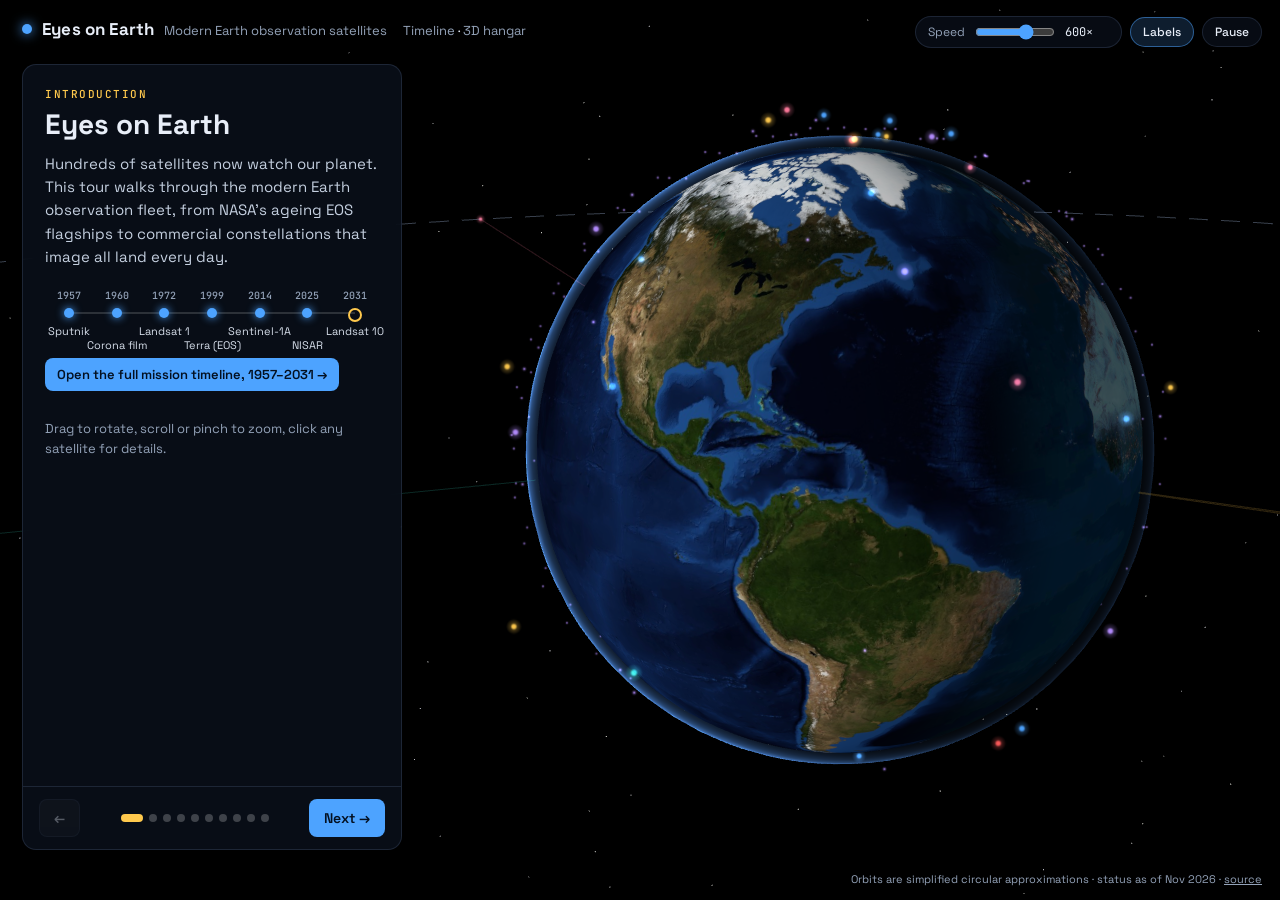
<file: index.html>
<!doctype html>
<html lang="en">
<head>
  <meta charset="utf-8" />
  <meta name="viewport" content="width=device-width, initial-scale=1" />
  <title>Eyes on Earth</title>
  <meta name="description" content="A 3D, step-by-step interactive infographic of modern Earth observation satellites: orbits, NASA EOS, Landsat, Copernicus Sentinels, weather and commercial constellations." />
  <link rel="preconnect" href="https://fonts.googleapis.com" />
  <link rel="preconnect" href="https://fonts.gstatic.com" crossorigin />
  <link href="https://fonts.googleapis.com/css2?family=Space+Grotesk:wght@400;500;600;700&family=JetBrains+Mono:wght@400;500&display=swap" rel="stylesheet" />
  <link rel="stylesheet" href="css/style.css" />
  <script type="importmap">
    { "imports": { "three": "./vendor/three.module.min.js" } }
  </script>
</head>
<body>
  <div id="scene" aria-label="3D globe with satellite orbits"></div>
  <div id="labels" aria-hidden="true"></div>

  <header class="brand">
    <span class="brand-mark" aria-hidden="true"></span>
    <span class="brand-name">Eyes on Earth</span>
    <span class="brand-sub">Modern Earth observation satellites</span>
    <nav class="brand-nav"><a href="timeline.html">Timeline</a> · <a href="spacecraft.html#lineage">3D hangar</a></nav>
  </header>

  <aside id="panel" class="panel" aria-live="polite">
    <div class="panel-inner">
      <div class="kicker" id="kicker"></div>
      <h1 id="title"></h1>
      <p id="body"></p>
      <div id="extra"></div>
      <div id="list" class="sat-list"></div>
      <p id="hint" class="hint"></p>
    </div>
    <nav class="stepper" aria-label="Story steps">
      <button id="prev" class="nav-btn" aria-label="Previous step">&larr;</button>
      <div id="dots" class="dots"></div>
      <button id="next" class="nav-btn primary" aria-label="Next step">Next &rarr;</button>
    </nav>
  </aside>

  <div class="controls">
    <label class="speed" title="Simulation speed">
      <span>Speed</span>
      <input id="speed" type="range" min="0" max="3" step="1" value="2" />
      <output id="speedOut">600×</output>
    </label>
    <button id="labelsToggle" class="chip on" aria-pressed="true">Labels</button>
    <button id="pause" class="chip" aria-pressed="false">Pause</button>
  </div>

  <div id="card" class="card" role="dialog" aria-modal="false" hidden>
    <button class="card-close" id="cardClose" aria-label="Close">&times;</button>
    <div class="card-agency" id="cardAgency"></div>
    <h2 id="cardName"></h2>
    <p id="cardText"></p>
    <dl>
      <dt>Launched</dt><dd id="cardLaunch"></dd>
      <dt>Orbit</dt><dd id="cardOrbit"></dd>
      <dt>Sensors</dt><dd id="cardSensors"></dd>
      <dt>Status</dt><dd id="cardStatus"></dd>
    </dl>
    <a id="cardModel" class="card-link" hidden>View in 3D &rarr;</a>
    <a id="cardEsa" class="card-link ext" target="_blank" rel="noopener" hidden></a>
    <details id="cardInstWrap" class="inst-wrap" open><summary>Instruments &amp; resolutions</summary><div id="cardInst"></div></details>
  </div>

  <div id="loading" class="loading">Loading Earth…</div>
  <footer class="note">Orbits are simplified circular approximations · status as of Nov 2026 · <a href="https://github.com/ShaneM73/satellites" target="_blank" rel="noopener">source</a></footer>

  <script type="module" src="js/app.js"></script>
</body>
</html>
</file>
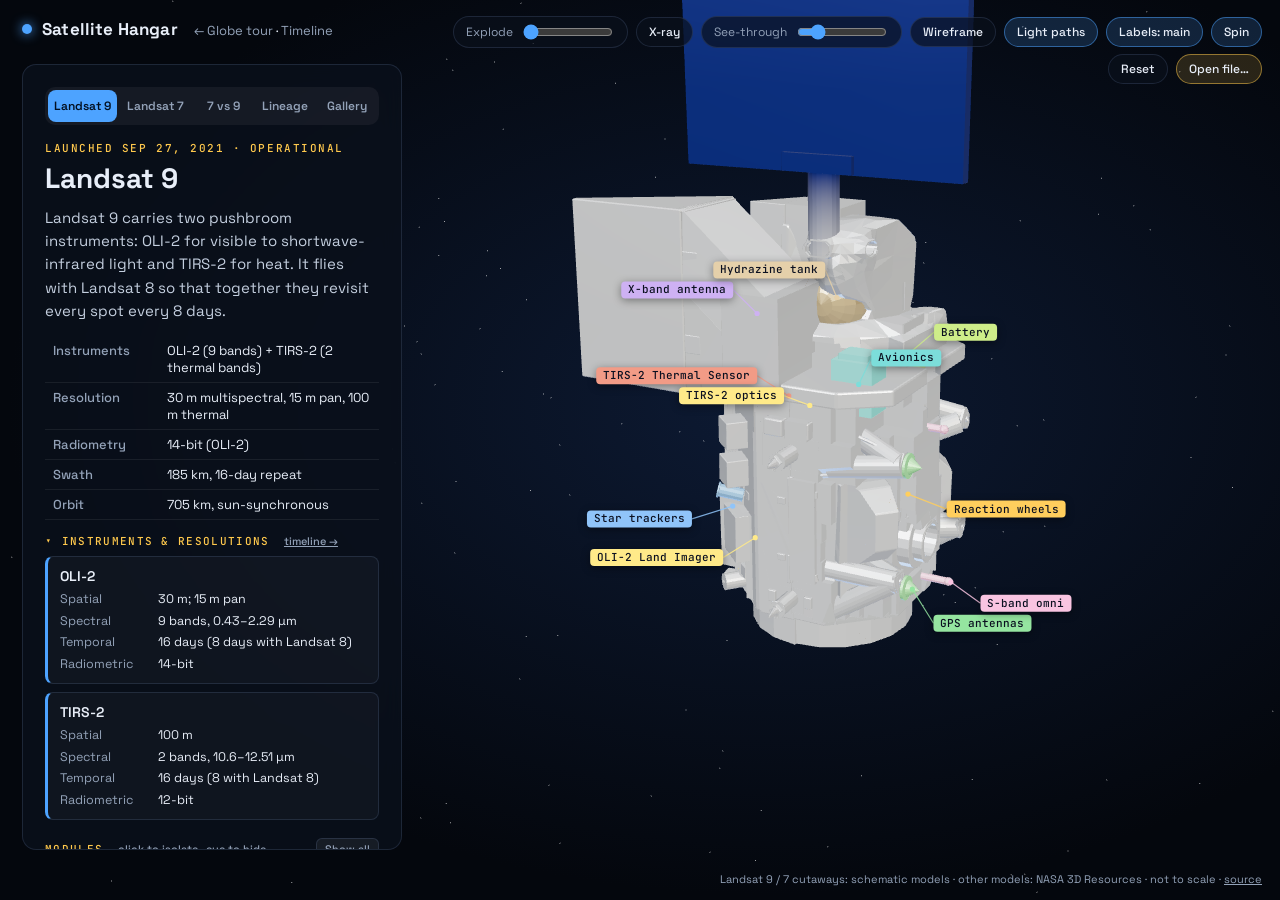
<file: spacecraft.html>
<!doctype html>
<html lang="en">
<head>
  <meta charset="utf-8" />
  <meta name="viewport" content="width=device-width, initial-scale=1" />
  <title>Satellite Hangar</title>
  <meta name="description" content="Inspect 3D satellite models: see internal structure with X-ray and transparency, isolate and label modules, explode the spacecraft, and open your own .glb or .stl files." />
  <link rel="preconnect" href="https://fonts.googleapis.com" />
  <link rel="preconnect" href="https://fonts.gstatic.com" crossorigin />
  <link href="https://fonts.googleapis.com/css2?family=Space+Grotesk:wght@400;500;600;700&family=JetBrains+Mono:wght@400;500&display=swap" rel="stylesheet" />
  <link rel="stylesheet" href="css/style.css" />
  <link rel="stylesheet" href="css/spacecraft.css" />
  <script type="importmap">
    { "imports": { "three": "./vendor/three.module.min.js" } }
  </script>
</head>
<body class="craft">
  <div id="scene" aria-label="3D model of a Landsat satellite"></div>
  <svg id="leaders" aria-hidden="true"></svg>
  <div id="labels" aria-hidden="true"></div>
  <div id="hoverTip" class="hover-tip" aria-hidden="true"></div>
  <div class="drop-hint" aria-hidden="true"><div>Drop .glb, .gltf or .stl files to inspect them</div></div>

  <header class="brand">
    <span class="brand-mark" aria-hidden="true"></span>
    <span class="brand-name">Satellite Hangar</span>
    <nav class="brand-nav"><a href="index.html#step=3">&larr; Globe tour</a> · <a href="timeline.html">Timeline</a></nav>
  </header>

  <aside class="panel">
    <div class="panel-inner">
      <div class="tabs" role="tablist">
        <button role="tab" data-view="landsat9">Landsat 9</button>
        <button role="tab" data-view="landsat7">Landsat 7</button>
        <button role="tab" data-view="compare">7 vs 9</button>
        <button role="tab" data-view="lineage">Lineage</button>
        <button role="tab" data-view="gallery">Gallery</button>
      </div>
      <div class="kicker" id="kicker"></div>
      <h1 id="title"></h1>
      <p id="body"></p>
      <div id="specs"></div>
      <details id="instWrap" class="inst-wrap" open><summary>Instruments &amp; resolutions</summary><div id="instList"></div></details>
      <div id="picker" hidden></div>
      <section id="partsSection">
        <div class="sub-row"><h3 class="sub" id="modHead">Modules</h3><button id="showAll" class="mini">Show all</button></div>
        <div id="modInfo" class="mod-info" hidden></div>
        <div id="modules" class="parts"></div>
      </section>
      <h3 class="sub">How the sensor scans</h3>
      <div class="scan">
        <figure><canvas id="scanWhisk" width="260" height="200"></canvas><figcaption><b>Whiskbroom</b> (ETM+): one mirror sweeps across the track</figcaption></figure>
        <figure><canvas id="scanPush" width="260" height="200"></canvas><figcaption><b>Pushbroom</b> (OLI-2): a line of detectors images the whole row</figcaption></figure>
      </div>
    </div>
  </aside>

  <div class="controls craft-controls">
    <label class="speed" title="Pull the spacecraft apart">
      <span>Explode</span>
      <input id="explode" type="range" min="0" max="1" step="0.01" value="0" />
    </label>
    <button id="xray" class="chip" aria-pressed="false">X-ray</button>
    <label class="speed" title="How see-through ghosted parts are">
      <span>See-through</span>
      <input id="see" type="range" min="0.02" max="0.6" step="0.01" value="0.12" />
    </label>
    <button id="wire" class="chip" aria-pressed="false">Wireframe</button>
    <button id="paths" class="chip on" aria-pressed="true">Light paths</button>
    <button id="labelsToggle" class="chip on">Labels: main</button>
    <button id="spin" class="chip on" aria-pressed="true">Spin</button>
    <button id="reset" class="chip">Reset</button>
    <button id="openFile" class="chip accent" title="Open your own .glb, .gltf or .stl (stays in your browser)">Open file…</button>
    <input type="file" id="fileInput" accept=".glb,.gltf,.stl" multiple hidden />
  </div>

  <div id="loading" class="loading">Loading spacecraft…</div>
  <footer class="note">Landsat 9 / 7 cutaways: schematic models · other models: NASA 3D Resources · not to scale · <a href="https://github.com/ShaneM73/satellites" target="_blank" rel="noopener">source</a></footer>

  <script type="module" src="js/spacecraft.js"></script>
</body>
</html>
</file>
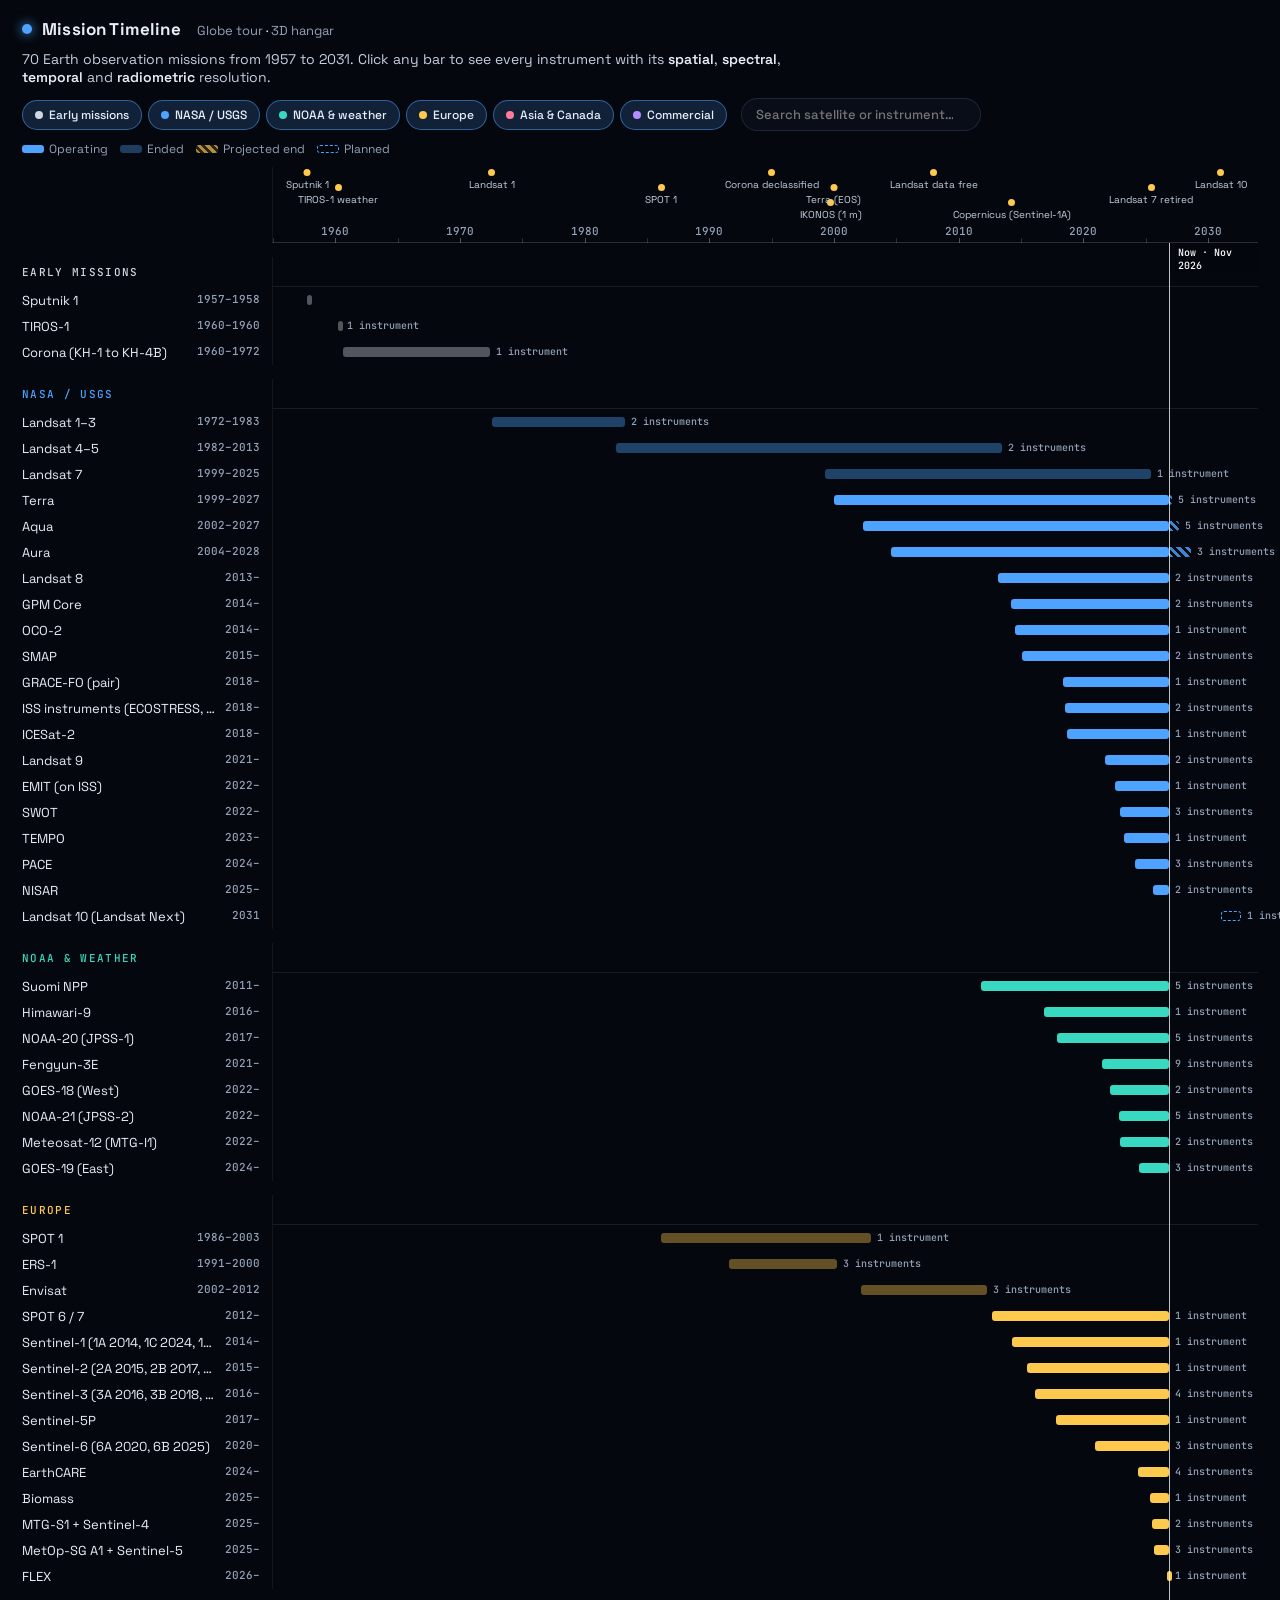
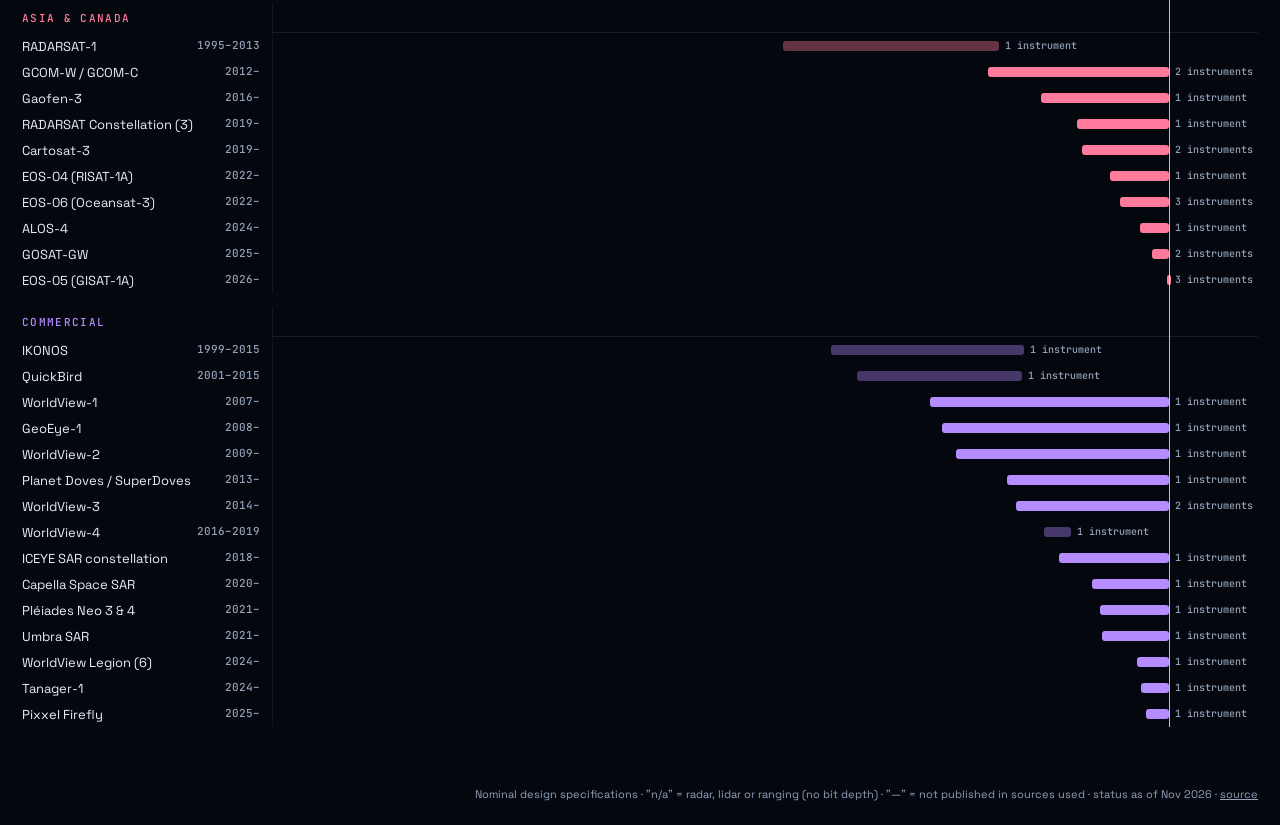
<file: timeline.html>
<!doctype html>
<html lang="en">
<head>
  <meta charset="utf-8" />
  <meta name="viewport" content="width=device-width, initial-scale=1" />
  <title>Mission Timeline</title>
  <meta name="description" content="Timeline of Earth observation satellites from Sputnik (1957) to Landsat 10 (2031), with the spatial, spectral, temporal and radiometric resolution of every instrument." />
  <link rel="preconnect" href="https://fonts.googleapis.com" />
  <link rel="preconnect" href="https://fonts.gstatic.com" crossorigin />
  <link href="https://fonts.googleapis.com/css2?family=Space+Grotesk:wght@400;500;600;700&family=JetBrains+Mono:wght@400;500&display=swap" rel="stylesheet" />
  <link rel="stylesheet" href="css/style.css" />
  <link rel="stylesheet" href="css/timeline.css" />
</head>
<body class="tl-page">
  <header class="tl-head">
    <div class="brand static">
      <span class="brand-mark" aria-hidden="true"></span>
      <span class="brand-name">Mission Timeline</span>
      <nav class="brand-nav"><a href="index.html">Globe tour</a> · <a href="spacecraft.html#lineage">3D hangar</a></nav>
    </div>
    <p class="tl-lead">70 Earth observation missions from 1957 to 2031. Click any bar to see every instrument with its <b>spatial</b>, <b>spectral</b>, <b>temporal</b> and <b>radiometric</b> resolution.</p>
    <div class="tl-tools">
      <div id="lanes" class="tl-lanes" role="group" aria-label="Filter by operator"></div>
      <input id="search" type="search" placeholder="Search satellite or instrument…" aria-label="Search satellite or instrument" />
      <div class="tl-legend">
        <span><i class="lg op"></i>Operating</span><span><i class="lg ended"></i>Ended</span><span><i class="lg proj"></i>Projected end</span><span><i class="lg plan"></i>Planned</span>
      </div>
    </div>
  </header>

  <main class="tl-wrap">
    <div id="chart" class="tl-chart"></div>
  </main>

  <aside id="detail" class="tl-detail" hidden aria-live="polite">
    <button class="card-close" id="detailClose" aria-label="Close">&times;</button>
    <div class="card-agency" id="dLane"></div>
    <h2 id="dName"></h2>
    <p id="dMeta" class="tl-meta"></p>
    <p id="dNote" class="tl-note"></p>
    <a id="dModel" class="card-link" hidden>View in 3D &rarr;</a>
    <a id="dEsa" class="card-link ext" target="_blank" rel="noopener" hidden></a>
    <h3 class="sub">Instruments and resolutions</h3>
    <div id="dInst"></div>
  </aside>

  <footer class="note">Nominal design specifications · "n/a" = radar, lidar or ranging (no bit depth) · "—" = not published in sources used · status as of Nov 2026 · <a href="https://github.com/ShaneM73/satellites" target="_blank" rel="noopener">source</a></footer>
  <script type="module" src="js/timeline.js"></script>
</body>
</html>
</file>
<file: css/style.css>
:root {
  --bg: #04070d;
  --panel: rgba(10, 16, 28, 0.82);
  --panel-border: rgba(140, 170, 220, 0.16);
  --text: #e8eef8;
  --muted: #93a2b8;
  --accent: #4da3ff;
  --accent-2: #ffc94d;
  --font: 'Space Grotesk', system-ui, sans-serif;
  --mono: 'JetBrains Mono', ui-monospace, monospace;
}

* { box-sizing: border-box; }
html, body { margin: 0; height: 100%; overflow: hidden; background: var(--bg); color: var(--text); font-family: var(--font); }
#scene { position: fixed; inset: 0; }
#scene canvas { display: block; touch-action: none; }

/* labels projected from 3D */
#labels { position: fixed; inset: 0; pointer-events: none; overflow: hidden; }
.sat-label {
  position: absolute; white-space: nowrap;
  font: 500 11px/1 var(--mono); color: var(--text); letter-spacing: 0.02em;
  padding: 3px 6px; border-radius: 4px; background: rgba(4, 8, 16, 0.6);
  border-left: 2px solid var(--c, #fff); transition: opacity .2s;
}

.brand { position: fixed; top: 18px; left: 22px; display: flex; align-items: baseline; gap: 10px; z-index: 5; pointer-events: none; }
.brand-mark { width: 10px; height: 10px; border-radius: 50%; background: var(--accent); box-shadow: 0 0 12px var(--accent); align-self: center; }
.brand-name { font-weight: 700; font-size: 17px; letter-spacing: 0.01em; }
.brand-sub { color: var(--muted); font-size: 13px; }

.panel {
  position: fixed; left: 22px; top: 64px; bottom: 50px; width: 380px; z-index: 4;
  display: flex; flex-direction: column; background: var(--panel); backdrop-filter: blur(10px);
  border: 1px solid var(--panel-border); border-radius: 14px; overflow: hidden;
}
.panel-inner { padding: 22px 22px 8px; overflow-y: auto; flex: 1; }
.kicker { font: 500 11px var(--mono); text-transform: uppercase; letter-spacing: 0.14em; color: var(--accent-2); }
.panel h1 { font-size: 28px; line-height: 1.1; margin: 8px 0 12px; font-weight: 700; }
.panel p { color: #c4cfdf; font-size: 15px; line-height: 1.55; margin: 0 0 14px; }
.hint { color: var(--muted) !important; font-size: 13px !important; }
.fade-in { animation: fade .45s ease both; }
@keyframes fade { from { opacity: 0; transform: translateY(6px); } to { opacity: 1; transform: none; } }

/* timeline */
.timeline { position: relative; margin: 8px 0 18px; padding-top: 4px; }
.timeline-track { position: relative; height: 2px; background: rgba(255,255,255,.15); margin: 26px 24px 44px; }
.tl-item { position: absolute; top: 0; transform: translateX(-50%); text-align: center; }
.tl-item::before { content: ''; position: absolute; left: 50%; top: -4px; width: 10px; height: 10px; border-radius: 50%; transform: translateX(-50%); background: var(--accent); box-shadow: 0 0 8px var(--accent); }
.tl-item.future::before { background: transparent; border: 2px solid var(--accent-2); box-shadow: none; }
.tl-year { position: absolute; bottom: 10px; left: 50%; transform: translateX(-50%); font: 500 10px var(--mono); color: var(--muted); }
.tl-name { position: absolute; top: 12px; left: 50%; transform: translateX(-50%) rotate(0); font-size: 11px; white-space: nowrap; color: #d6deea; }
.tl-item:nth-child(even) .tl-name { top: 26px; }

/* EOS end-of-life bars */
.bars { margin: 4px 0 18px; }
.bar-row { display: grid; grid-template-columns: 48px 1fr; align-items: center; gap: 8px; margin: 6px 0; font-size: 12px; }
.bar-track { position: relative; height: 14px; background: rgba(255,255,255,.06); border-radius: 3px; }
.bar-fill { position: absolute; top: 0; bottom: 0; border-radius: 3px; background: linear-gradient(90deg, #2c6bb3, var(--accent)); }
.bar-tail { position: absolute; top: 0; bottom: 0; border-radius: 0 3px 3px 0; background: repeating-linear-gradient(45deg, rgba(255,201,77,.55) 0 4px, rgba(255,201,77,.2) 4px 8px); }
.bar-now { position: absolute; top: -4px; bottom: -4px; width: 1px; background: #fff; }
.bar-axis { display: grid; grid-template-columns: 48px 1fr; gap: 8px; font: 10px var(--mono); color: var(--muted); }
.bar-axis div { display: flex; justify-content: space-between; }
.legend-inline { font-size: 11px; color: var(--muted); margin-top: 6px; }
.legend-inline i { display: inline-block; width: 10px; height: 10px; vertical-align: -1px; margin: 0 4px 0 10px; border-radius: 2px; }

/* facts */
.facts { display: grid; gap: 8px; margin: 4px 0 16px; }
.fact { display: grid; grid-template-columns: 120px 1fr; gap: 10px; font-size: 13px; padding: 8px 10px; border-radius: 8px; background: rgba(255,255,255,.04); }
.fact b { font-weight: 600; }
.fact span { color: var(--muted); }

/* satellite list */
.sat-list { display: flex; flex-wrap: wrap; gap: 6px; margin-bottom: 12px; }
.sat-pill { border: 1px solid var(--panel-border); background: rgba(255,255,255,.03); color: var(--text); font: 500 12px var(--font);
  padding: 5px 10px 5px 8px; border-radius: 999px; cursor: pointer; display: inline-flex; align-items: center; gap: 6px; }
.sat-pill:hover, .sat-pill:focus-visible { background: rgba(255,255,255,.1); outline: none; }
.sat-pill i { width: 8px; height: 8px; border-radius: 50%; background: var(--c); box-shadow: 0 0 6px var(--c); }

/* filters */
.filters { display: flex; flex-wrap: wrap; gap: 6px; margin-bottom: 14px; }

/* resolution comparator */
.res { margin: 4px 0 16px; }
.res canvas { width: 100%; max-width: 260px; margin: 0 auto; aspect-ratio: 1; border-radius: 10px; image-rendering: pixelated; display: block; background: #222; }
.res-tabs { display: flex; gap: 4px; margin-top: 8px; flex-wrap: wrap; }
.res-tabs button { flex: 1; min-width: 70px; }
.res-cap { font-size: 12px; color: var(--muted); margin-top: 6px; }

.stepper { display: flex; align-items: center; gap: 10px; padding: 12px 16px; border-top: 1px solid var(--panel-border); }
.dots { flex: 1; display: flex; justify-content: center; gap: 6px; flex-wrap: wrap; }
.dot { width: 8px; height: 8px; border-radius: 50%; border: 0; padding: 0; background: rgba(255,255,255,.22); cursor: pointer; }
.dot.active { background: var(--accent-2); width: 22px; border-radius: 4px; }
.nav-btn { font: 600 14px var(--font); color: var(--text); background: rgba(255,255,255,.07); border: 1px solid var(--panel-border); border-radius: 8px; padding: 9px 14px; cursor: pointer; }
.nav-btn.primary { background: var(--accent); color: #031021; border-color: transparent; }
.nav-btn:disabled { opacity: .35; cursor: default; }

.chip { font: 500 12px var(--font); color: var(--text); background: rgba(10,16,28,.7); border: 1px solid var(--panel-border); border-radius: 999px; padding: 6px 12px; cursor: pointer; }
.chip.on { background: rgba(77,163,255,.18); border-color: rgba(77,163,255,.5); }
.chip i { display: inline-block; width: 8px; height: 8px; border-radius: 50%; background: var(--c); margin-right: 6px; }

.controls { position: fixed; top: 16px; right: 18px; z-index: 5; display: flex; gap: 8px; align-items: center; }
.speed { display: flex; align-items: center; gap: 8px; font-size: 12px; color: var(--muted); background: rgba(10,16,28,.7); border: 1px solid var(--panel-border); border-radius: 999px; padding: 5px 12px; }
.speed input { width: 80px; accent-color: var(--accent); }
.speed output { font-family: var(--mono); color: var(--text); min-width: 44px; }

.card { position: fixed; right: 18px; top: 64px; width: 320px; z-index: 6; background: var(--panel); backdrop-filter: blur(10px);
  border: 1px solid var(--panel-border); border-radius: 14px; padding: 18px 18px 14px; animation: fade .25s ease both; }
.card[hidden] { display: none; }
.card h2 { margin: 6px 0 8px; font-size: 20px; }
.card p { margin: 0 0 12px; font-size: 14px; line-height: 1.5; color: #c4cfdf; }
.card dl { display: grid; grid-template-columns: 76px 1fr; gap: 6px 10px; margin: 0; font-size: 13px; }
.card dt { color: var(--muted); }
.card dd { margin: 0; }
.card-agency { font: 500 11px var(--mono); text-transform: uppercase; letter-spacing: .12em; color: var(--c, var(--accent)); }
.card-close { position: absolute; top: 8px; right: 10px; background: none; border: 0; color: var(--muted); font-size: 22px; cursor: pointer; }

.loading { position: fixed; inset: 0; display: grid; place-items: center; font: 500 14px var(--mono); color: var(--muted); background: var(--bg); z-index: 20; transition: opacity .6s; }
.loading.done { opacity: 0; pointer-events: none; }
.note { position: fixed; right: 18px; bottom: 14px; font-size: 11px; color: var(--muted); z-index: 3; }
.note a { color: var(--muted); }

@media (max-width: 760px) {
  .brand-sub { display: none; }
  .brand { top: 14px; left: 16px; }
  .controls { top: 10px; right: 10px; gap: 6px; }
  .speed input { width: 56px; }
  .speed span { display: none; }
  .speed { display: none; }
  .panel { left: 8px; right: 8px; top: auto; bottom: 8px; width: auto; max-height: 48vh; }
  .panel-inner { padding: 16px 16px 4px; }
  .panel h1 { font-size: 22px; margin: 6px 0 8px; }
  .panel p { font-size: 14px; }
  .card { left: 8px; right: 8px; top: 56px; width: auto; }
  .note { display: none; }
  .fact { grid-template-columns: 100px 1fr; }
  .res canvas { max-width: 200px; }
}

.brand-nav { pointer-events: auto; margin-left: 6px; font-size: 13px; }
.brand-nav a { color: var(--muted); text-decoration: none; }
.brand-nav a:hover { color: var(--text); }
.card-link, .step-link { display: inline-block; margin-top: 12px; font: 600 13px var(--font); color: #031021; background: var(--accent); padding: 8px 12px; border-radius: 8px; text-decoration: none; }
.step-link { margin: 0 0 16px; }
.card-link[hidden] { display: none; }
@media (max-width: 760px) { body:not(.craft) .brand-nav { display: none; } }

/* instrument cards (shared with globe cards and the hangar) */
.inst { border: 1px solid var(--panel-border); border-left: 3px solid var(--c, var(--accent)); border-radius: 8px; padding: 10px 12px; margin-bottom: 8px; background: rgba(255,255,255,.03); }
.inst-name { font-weight: 600; font-size: 14px; margin-bottom: 6px; }
.inst dl { display: grid; grid-template-columns: 88px 1fr; gap: 4px 10px; margin: 0; font-size: 12.5px; line-height: 1.4; }
.inst dt { color: var(--muted); }
.inst dd { margin: 0; }


.inst-wrap summary { cursor: pointer; font: 500 11px var(--mono); text-transform: uppercase; letter-spacing: .12em; color: var(--accent-2); margin: 14px 0 8px; list-style: none; }
.inst-wrap summary::-webkit-details-marker { display: none; }
.inst-wrap summary::before { content: '▸ '; }
.inst-wrap[open] summary::before { content: '▾ '; }
.inst-wrap summary a { color: var(--muted); text-transform: none; letter-spacing: 0; font-family: var(--font); margin-left: 6px; }
.card { max-height: calc(100vh - 90px); overflow-y: auto; }
.card .inst dl { grid-template-columns: 78px 1fr; font-size: 12px; }

.card-link.ext { display: block; width: fit-content; margin-top: 8px; background: rgba(255,201,77,.16); color: var(--text); border: 1px solid rgba(255,201,77,.5); }
.card-link.ext[hidden] { display: none; }
</file>
<file: css/spacecraft.css>
body.craft { background: radial-gradient(ellipse at 60% 45%, #0d1a33 0%, #04070d 70%); }

.tabs { display: flex; gap: 4px; padding: 3px; background: rgba(255,255,255,.05); border-radius: 10px; margin-bottom: 16px; }
.tabs button { flex: 1; font: 600 12px var(--font); white-space: nowrap; color: var(--muted); background: none; border: 0; padding: 8px 6px; border-radius: 8px; cursor: pointer; }
.tabs button[aria-selected="true"] { background: var(--accent); color: #031021; }

.sub { font: 500 11px var(--mono); text-transform: uppercase; letter-spacing: .12em; color: var(--accent-2); margin: 18px 0 8px; }
.sub span { color: var(--muted); text-transform: none; letter-spacing: 0; margin-left: 6px; font-family: var(--font); }

.spec { width: 100%; border-collapse: collapse; font-size: 13px; margin: 2px 0 6px; }
.spec th, .spec td { text-align: left; padding: 6px 8px; border-bottom: 1px solid rgba(255,255,255,.07); vertical-align: top; }
.spec th { color: var(--muted); font-weight: 500; width: 34%; }
.spec thead th { color: var(--text); font-weight: 600; }

.modules { display: grid; grid-template-columns: 1fr 1fr; gap: 4px; }
.mod { display: flex; align-items: center; gap: 8px; text-align: left; font: 500 12px var(--font); color: var(--text); background: rgba(255,255,255,.03);
  border: 1px solid transparent; border-radius: 7px; padding: 6px 8px; cursor: pointer; }
.mod:hover { background: rgba(255,255,255,.08); }
.mod.active { border-color: var(--c); background: rgba(255,255,255,.1); }
.mod i { width: 10px; height: 10px; border-radius: 3px; background: var(--c); flex: none; }
.mod-info { margin-top: 10px; padding: 10px 12px; border-radius: 8px; background: rgba(255,255,255,.05); border-left: 3px solid var(--c, var(--accent)); font-size: 13px; line-height: 1.5; color: #c4cfdf; }
.mod-info b { color: var(--text); display: block; margin-bottom: 2px; }

.scan { display: grid; grid-template-columns: 1fr 1fr; gap: 8px; }
.scan figure { margin: 0; }
.scan canvas { width: 100%; border-radius: 8px; background: #0b1424; display: block; }
.scan figcaption { font-size: 11px; color: var(--muted); margin-top: 4px; line-height: 1.4; }
.scan b { color: var(--text); font-weight: 600; }

.craft-controls { flex-wrap: wrap; justify-content: flex-end; max-width: calc(100vw - 440px); row-gap: 6px; }
.craft-controls .speed input { width: 90px; }

.part-label { position: absolute; left: 0; top: 0; white-space: nowrap; font: 500 11px/1 var(--mono); color: #0b1020; padding: 3px 7px; border-radius: 4px;
  background: var(--c, #ffd54a); transition: opacity .15s; box-shadow: 0 2px 8px rgba(0,0,0,.4); }
.part-label.minor { background: rgba(8,14,26,.85); color: var(--text); border-left: 2px solid var(--c, #ffd54a); }

@media (max-width: 760px) {
  .craft-controls { max-width: none; left: 8px; top: 48px; right: 8px; justify-content: flex-start; flex-wrap: nowrap; overflow-x: auto; scrollbar-width: none; padding-bottom: 2px; }
  .craft-controls > * { flex: none; }
  .craft-controls .speed input { width: 70px; }
  .craft-controls .speed { display: flex; }
  .craft-controls .speed span { display: inline; }
  .modules { grid-template-columns: 1fr 1fr; }
  .brand-nav { font-size: 12px; }
}

.model-tag { position: absolute; left: 0; top: 0; text-align: center; font: 500 12px var(--font); color: var(--text); white-space: nowrap; transition: opacity .2s; }
.model-tag b { display: block; font: 600 11px var(--mono); color: var(--accent-2); letter-spacing: .08em; }
.credit { font-size: 12px; color: var(--muted); margin: 10px 0 0; }
.credit a { color: var(--muted); }

/* parts list with show/hide */
.sub-row { display: flex; align-items: center; justify-content: space-between; gap: 8px; margin: 18px 0 8px; }
.sub-row .sub { margin: 0; }
.mini { white-space: nowrap; flex: none; font: 500 11px var(--font); color: var(--muted); background: rgba(255,255,255,.06); border: 1px solid var(--panel-border); border-radius: 6px; padding: 3px 8px; cursor: pointer; }
.mini:hover { color: var(--text); }
.parts { display: grid; grid-template-columns: 1fr 1fr; gap: 4px; }
.mod-row { display: flex; align-items: stretch; gap: 2px; min-width: 0; }
.mod-row .mod { flex: 1; min-width: 0; }
.mod-row .mod span { overflow: hidden; text-overflow: ellipsis; white-space: nowrap; }
.eye { flex: none; width: 28px; display: grid; place-items: center; background: rgba(255,255,255,.03); border: 0; border-radius: 7px; color: var(--muted); cursor: pointer; }
.eye:hover { color: var(--text); background: rgba(255,255,255,.08); }
.eye.off { color: #ff7a7a; }
.mod-info { margin: 0 0 8px; }
.chip.accent { background: rgba(255,201,77,.15); border-color: rgba(255,201,77,.5); }
.chip[hidden] { display: none; }

/* callouts */
#leaders { position: fixed; inset: 0; width: 100vw; height: 100vh; pointer-events: none; z-index: 1; }
#leaders line { stroke-width: 1.2; opacity: .85; }
#labels { z-index: 2; }
.part-label { transform-origin: left center; }
.hover-tip { position: fixed; left: 0; top: 0; z-index: 7; pointer-events: none; font: 600 12px var(--font); color: #0b1020; background: var(--c, #ffd54a); padding: 4px 8px; border-radius: 5px; opacity: 0; transition: opacity .12s; white-space: nowrap; box-shadow: 0 2px 10px rgba(0,0,0,.5); }

/* drag & drop */
.drop-hint { position: fixed; inset: 0; z-index: 30; display: none; place-items: center; background: rgba(5,10,25,.78); }
.drop-hint div { border: 2px dashed #6fb8ff; border-radius: 14px; padding: 36px 44px; font: 600 16px var(--font); color: #cfe8ff; background: rgba(12,24,48,.9); }
body.dragging .drop-hint { display: grid; }

@media (max-width: 760px) {
  .parts { grid-template-columns: 1fr; }
}

/* lineage: inspect one */
.mod small { margin-left: auto; color: var(--muted); font: 500 10px var(--mono); }
.back-link { font: 600 13px var(--font); color: var(--accent); background: none; border: 0; padding: 0; cursor: pointer; margin: 4px 0 8px; }
.back-link:hover { text-decoration: underline; }
.lineage-nav { display: flex; gap: 4px; margin-bottom: 4px; }
.lineage-nav .mini.on { color: #031021; background: var(--accent-2); border-color: transparent; }

a.mod.ext { text-decoration: none; }
</file>
<file: css/timeline.css>
html { overflow: auto !important; height: auto !important; }
body.tl-page { overflow: auto; height: auto; min-height: 100%; background: var(--bg); }
.tl-head { padding: 18px 22px 10px; position: sticky; top: 0; z-index: 6; background: linear-gradient(var(--bg) 85%, rgba(4,7,13,0)); }
.brand.static { position: static; pointer-events: auto; }
.tl-lead { color: #c4cfdf; font-size: 14px; margin: 10px 0 12px; max-width: 760px; }
.tl-lead b { color: var(--text); font-weight: 600; }
.tl-tools { display: flex; flex-wrap: wrap; gap: 10px 14px; align-items: center; }
.tl-lanes { display: flex; flex-wrap: wrap; gap: 6px; }
.tl-lanes .chip:not(.on) { opacity: .45; }
#search { font: 500 13px var(--font); color: var(--text); background: rgba(10,16,28,.8); border: 1px solid var(--panel-border); border-radius: 999px; padding: 7px 14px; width: 240px; }
#search:focus { outline: 2px solid rgba(77,163,255,.5); }
.tl-legend { display: flex; gap: 12px; font-size: 12px; color: var(--muted); }
.lg { display: inline-block; width: 22px; height: 8px; border-radius: 3px; margin-right: 5px; vertical-align: 0; }
.lg.op { background: var(--accent); }
.lg.ended { background: rgba(77,163,255,.35); }
.lg.proj { background: repeating-linear-gradient(45deg, rgba(255,201,77,.7) 0 3px, rgba(255,201,77,.15) 3px 6px); }
.lg.plan { border: 1.5px dashed var(--accent); }

.tl-wrap { padding: 0 22px 60px; overflow-x: auto; }
.tl-chart { position: relative; min-width: 980px; --label: 250px; }
.tl-row { display: grid; grid-template-columns: var(--label) 1fr; align-items: center; min-height: 26px; }
.tl-label { position: sticky; left: 0; z-index: 2; background: var(--bg); padding-right: 12px; display: flex; justify-content: space-between; gap: 8px; font-size: 13px; white-space: nowrap; overflow: hidden; }
.tl-label .nm { overflow: hidden; text-overflow: ellipsis; }
.tl-label .yr { color: var(--muted); font: 500 11px var(--mono); }
.tl-track { position: relative; height: 26px; border-left: 1px solid rgba(255,255,255,.06); }
.mt-item { cursor: pointer; border-radius: 6px; }
.mt-item:hover .tl-label, .mt-item:focus-visible .tl-label { color: #fff; }
.mt-item:hover .tl-track, .mt-item.open .tl-track { background: rgba(255,255,255,.04); }
.mt-item.open .tl-label .nm { color: var(--c); font-weight: 600; }
.mt-item:focus-visible { outline: 2px solid rgba(77,163,255,.6); outline-offset: -2px; }
.bar { position: absolute; top: 8px; height: 10px; border-radius: 3px; background: var(--c); }
.bar.ended { opacity: .38; }
.bar.proj { background: repeating-linear-gradient(45deg, var(--c) 0 3px, transparent 3px 6px); opacity: .8; border-radius: 0 3px 3px 0; }
.bar.plan { background: transparent; border: 1.5px dashed var(--c); }
.bar-cap { position: absolute; top: 6px; font: 500 10px var(--mono); color: var(--muted); white-space: nowrap; }
.tl-lanehead { margin-top: 14px; min-height: 30px; }
.tl-lanehead .tl-label { font: 500 11px var(--mono); text-transform: uppercase; letter-spacing: .12em; color: var(--c); }
.tl-lanehead .tl-track { border-bottom: 1px solid rgba(255,255,255,.08); height: 30px; }

.tl-axis { position: sticky; top: 0; z-index: 3; min-height: 76px; background: var(--bg); }
.tl-axis .tl-track { height: 76px; border-bottom: 1px solid rgba(255,255,255,.15); }
.tick { position: absolute; bottom: 4px; transform: translateX(-50%); font: 500 11px var(--mono); color: var(--muted); }
.tick::after { content: ''; position: absolute; left: 50%; bottom: -5px; height: 5px; border-left: 1px solid rgba(255,255,255,.3); }
.tick.minor::after { opacity: .5; }
.ms { position: absolute; top: 2px; transform: translateX(-50%); font-size: 10px; color: #c4cfdf; white-space: nowrap; text-align: center; }
.ms b { display: block; width: 7px; height: 7px; margin: 0 auto 2px; border-radius: 50%; background: var(--accent-2); }
.ms em { font-style: normal; }
.tl-now { position: absolute; top: 0; bottom: 0; left: calc(var(--label) + (100% - var(--label)) * var(--x) / 100); border-left: 1.5px solid rgba(255,255,255,.75); pointer-events: none; z-index: 1; }
.tl-now span { position: sticky; top: 78px; display: inline-block; margin-left: 4px; font: 500 10px var(--mono); color: #fff; background: rgba(4,7,13,.8); padding: 1px 4px; border-radius: 3px; }

.tl-detail { position: fixed; top: 0; right: 0; bottom: 0; width: 420px; z-index: 10; overflow-y: auto; background: rgba(10,16,28,.96); backdrop-filter: blur(10px);
  border-left: 1px solid var(--panel-border); padding: 22px 22px 40px; animation: slideIn .25s ease both; }
@keyframes slideIn { from { transform: translateX(30px); opacity: 0; } to { transform: none; opacity: 1; } }
.tl-detail[hidden] { display: none; }
.tl-detail h2 { margin: 6px 0 6px; font-size: 22px; }
.tl-meta { color: var(--muted); font-size: 13px; margin: 0 0 8px; }
.tl-note { color: #c4cfdf; font-size: 14px; margin: 0 0 8px; }
.tl-detail .card-link { margin: 4px 0 6px; }

@media (max-width: 760px) {
  .tl-head { padding: 14px 12px 8px; position: static; }
  .tl-wrap { padding: 0 8px 60px; }
  .tl-chart { --label: 150px; min-width: 760px; }
  .tl-label { font-size: 12px; }
  .tl-label .yr { display: none; }
  #search { width: 100%; }
  .tl-legend { flex-wrap: wrap; }
  .tl-detail { width: auto; left: 0; top: 30vh; border-left: 0; border-top: 1px solid var(--panel-border); border-radius: 14px 14px 0 0; }
  .note { display: none; }
}

body.tl-page .note { position: static; display: block; text-align: right; padding: 0 22px 24px; }
</file>
